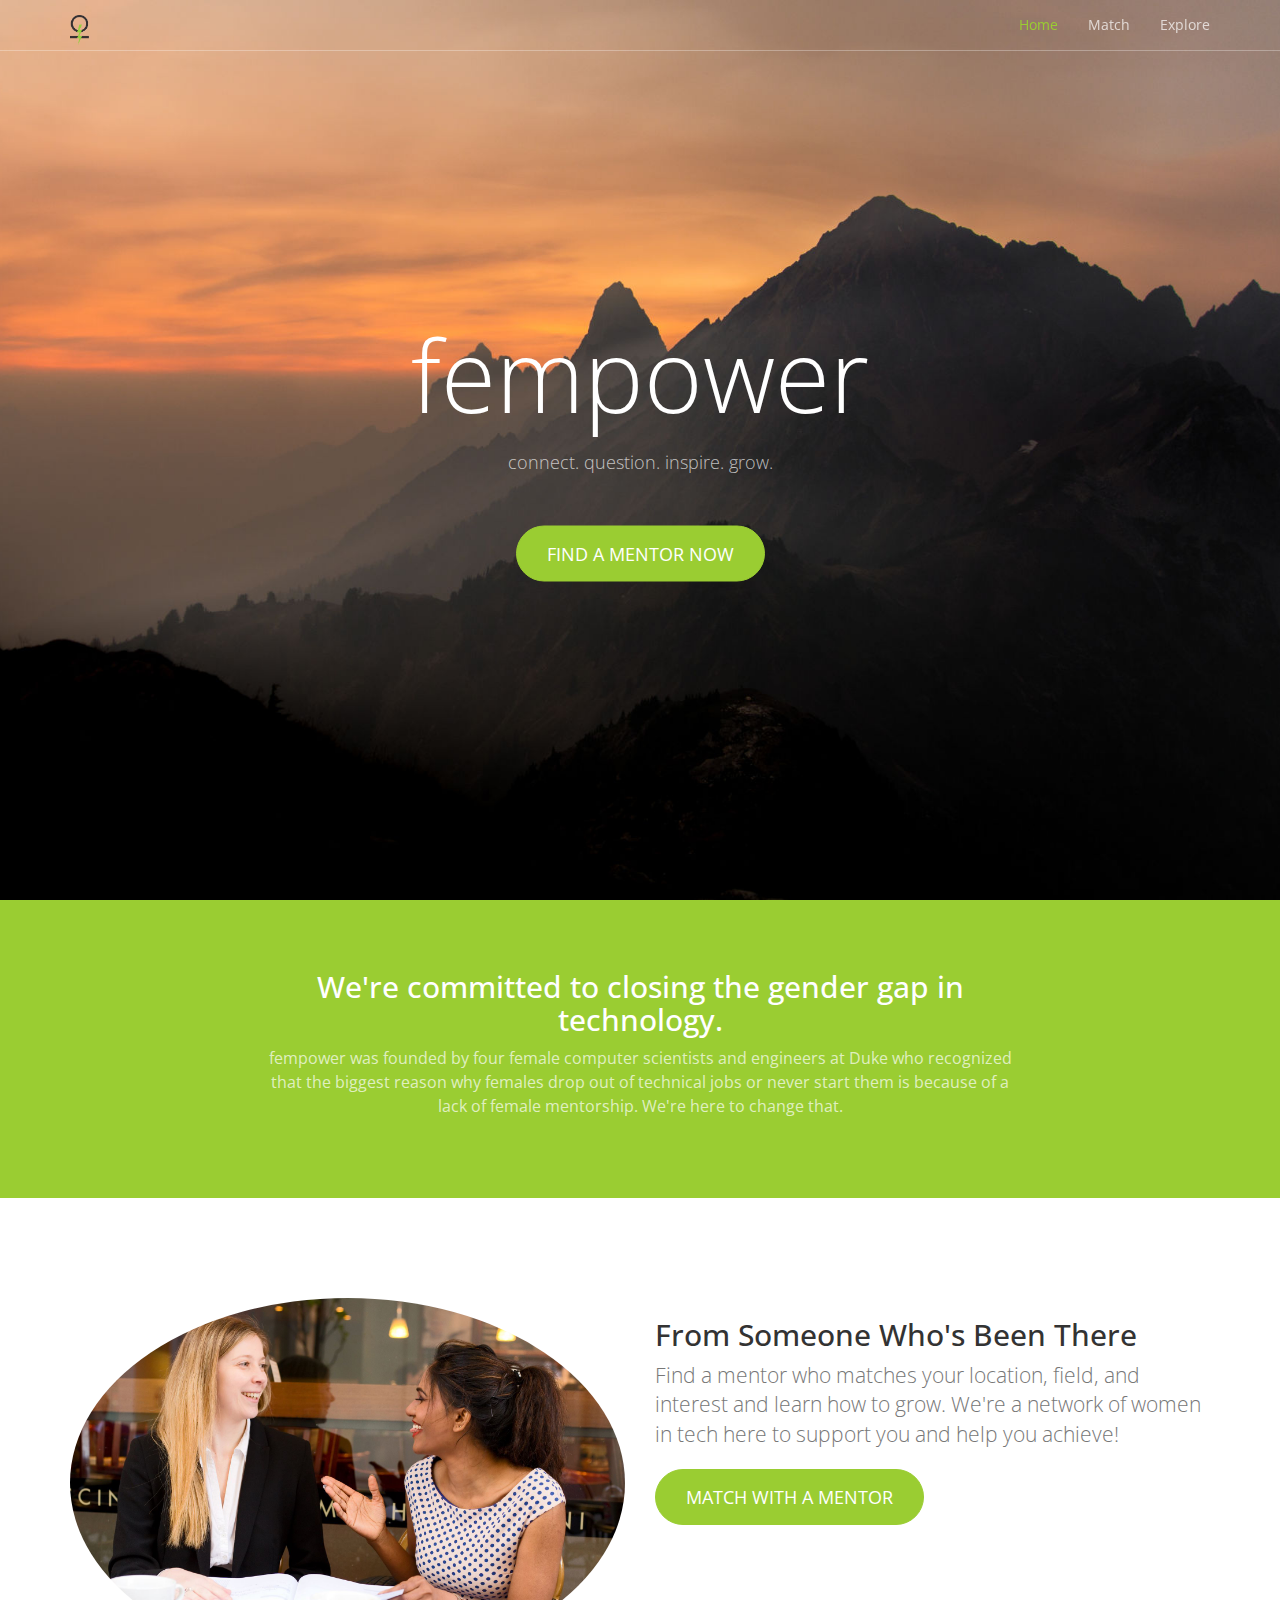
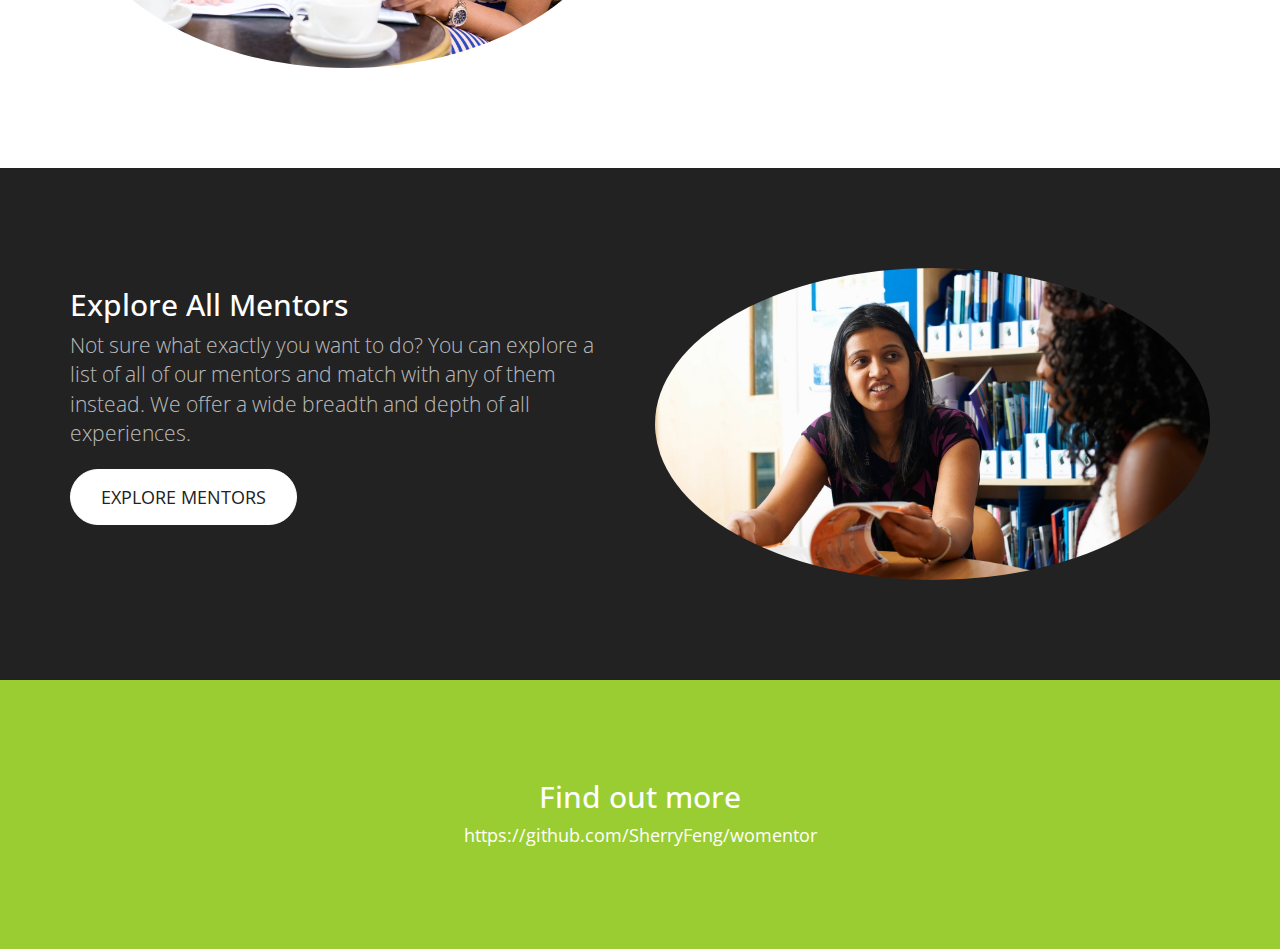
<file: index.html>
<!DOCTYPE html>
<html>
<head>

    <meta charset="utf-8">
    <meta http-equiv="X-UA-Compatible" content="IE=edge">
    <meta name="viewport" content="width=device-width, initial-scale=1">
    <!-- The above 3 meta tags *must* come first in the head; any other head content must come *after* these tags -->

    <title>womentor</title>

    <!-- Bootstrap Core CSS -->
    <link href="css/bootstrap.min.css" rel="stylesheet">

    <!-- Custom CSS: You can use this stylesheet to override any Bootstrap styles and/or apply your own styles -->
    <link href="css/custom.css" rel="stylesheet">

    <!-- HTML5 Shim and Respond.js IE8 support of HTML5 elements and media queries -->
    <!-- WARNING: Respond.js doesn't work if you view the page via file:// -->
    <!--[if lt IE 9]>
        <script src="https://oss.maxcdn.com/libs/html5shiv/3.7.0/html5shiv.js"></script>
        <script src="https://oss.maxcdn.com/libs/respond.js/1.4.2/respond.min.js"></script>
    <![endif]-->

    <!-- Custom Fonts from Google -->
    <link href='http://fonts.googleapis.com/css?family=Open+Sans:300italic,400italic,600italic,700italic,800italic,400,300,600,700,800' rel='stylesheet' type='text/css'>
    
</head>

<body>

    <!-- Navigation -->
    <nav id="siteNav" class="navbar navbar-default navbar-fixed-top" role="navigation">
        <div class="container">
            <!-- Logo and responsive toggle -->
            <div class="navbar-header">
                <button type="button" class="navbar-toggle" data-toggle="collapse" data-target="#navbar">
                    <span class="sr-only">Toggle navigation</span>
                    <span class="icon-bar"></span>
                    <span class="icon-bar"></span>
                    <span class="icon-bar"></span>
                </button>
                <a class="navbar-brand" href="#">
                	<!--<span class="glyphicon glyphicon-fire"></span>-->
                    <!--<div class="change-logo">
                        <span class="input-group-addon">
                            <span class="fempower"></span>
                            <img src="fempowerlogo.png">
                            <span class="text-upper-style">FEMPOWER</span>
                        </span>
                    </div> -->
                    <div class="imgPlaceholder">
                        <!--<div style="float:right">
                            FEMPOWER        
                        </div>-->
                    </div>
                <!--</a>-->
            </div>
            <!-- Navbar links -->
            <div class="collapse navbar-collapse" id="navbar">
                <ul class="nav navbar-nav navbar-right">
                    <li class="active">
                        <a href="#">Home</a>
                    </li>
                    <li>
                        <a href="findmentor.html">Match</a>
                    </li>
					<!--<li class="dropdown">
						<a href="#" class="dropdown-toggle" data-toggle="dropdown" role="button" aria-haspopup="true" aria-expanded="false">Services <span class="caret"></span></a>
						<ul class="dropdown-menu" aria-labelledby="about-us">
							<li><a href="#">Engage</a></li>
							<li><a href="#">Pontificate</a></li>
							<li><a href="#">Synergize</a></li>
						</ul>
					</li> -->
                    <li>
                        <a href="explorementor.html">Explore</a>
                    </li>
                </ul>
                
            </div><!-- /.navbar-collapse -->
        </div><!-- /.container -->
    </nav>

	<!-- Header -->
    <header>
        <div class="header-content">
            <div class="header-content-inner">
                <h1>fempower</h1>
                <p>connect. question. inspire. grow.</p>
                <a href="findmentor.html" class="btn btn-primary btn-lg">Find a Mentor Now</a>
            </div>
        </div>
    </header>

	<!-- Intro Section -->
    <section class="intro">
        <div class="container">
            <div class="row">
                <div class="col-lg-8 col-lg-offset-2">
                    <h2 class="section-heading">We're committed to closing the gender gap in technology.</h2>
                    <p class="text-light">fempower was founded by four female computer scientists and engineers at Duke who recognized that the biggest reason why females drop out of technical jobs or never start them is because of a lack of female mentorship. We're here to change that. </p>
                </div>
            </div>
        </div>
    </section>

	<!-- Content 1 -->
    <section class="content">
        <div class="container">
            <div class="row">
                <div class="col-sm-6">
                    <img class="img-responsive img-circle center-block" src="images/mentor-stock-photo.jpg" alt="">
                </div>
                <div class="col-sm-6">
                	<h2 class="section-header">From Someone Who's Been There</h2>
                	<p class="lead text-muted">Find a mentor who matches your location, field, and interest and learn how to grow. We're a network of women in tech here to support you and help you achieve! </p>
                	<a href="findmentor.html" class="btn btn-primary btn-lg">Match with a Mentor</a>
                </div>                
                
            </div>
        </div>
    </section>

	<!-- Content 2 -->
     <section class="content content-2">
        <div class="container">
            <div class="row">
                <div class="col-sm-6">
                	<h2 class="section-header">Explore All Mentors</h2>
                	<p class="lead text-light">Not sure what exactly you want to do? You can explore a list of all of our mentors and match with any of them instead. We offer a wide breadth and depth of all experiences.</p>
                	<a href="explorementor.html" class="btn btn-default btn-lg">Explore Mentors</a>
                </div>    
                <div class="col-sm-6">
                    <img class="img-responsive img-circle center-block" src="images/mentor-stock-photo2.jpg" alt="">
                </div>            
                
            </div>
        </div>
    </section>   

    <!-- Promos
    <div class="container-fluid">
        <div class="row promo">
        	<a href="#">
				<div class="col-md-4 promo-item item-1">
					<h3>
						Unleash
					</h3>
				</div>
            </a>
            <a href="#">
				<div class="col-md-4 promo-item item-2">
					<h3>
						Synergize
					</h3>
				</div>
            </a>
			
			<a href="#">
				<div class="col-md-4 promo-item item-3">
					<h3>
						Procrastinate
					</h3>
				</div>
            </a>
        </div>
    </div></.container-fluid-->

	<!-- Content 3 
     <section class="content content-3">
        <div class="container">
			<h2 class="section-header"><span class="glyphicon glyphicon-pushpin text-primary"></span><br> Sanity Check</h2>
			<p class="lead text-muted">Holisticly predominate extensible testing procedures for reliable supply chains. Dynamically innovate resource-leveling customer service for state of the art customer service.</p> 
                    <a href="#" class="btn btn-primary btn-lg">Check Now</a>               
            </div>
        </div>
    </section>-->
    
	<!-- Footer -->
    <footer class="page-footer">
    
    	<!-- Contact Us -->
        <div class="contact">
        	<div class="container">
				<h2 class="section-heading">Find out more</h2>
				<a class="github" href="https://github.com/SherryFeng/womentor" style="font-size:18px; 
                color: white;">https://github.com/SherryFeng/womentor</a>
        	</div>
        </div>
        	
        
    </footer>

    <!-- jQuery -->
    <script src="js/jquery-1.11.3.min.js"></script>

    <!-- Bootstrap Core JavaScript -->
    <script src="js/bootstrap.min.js"></script>

    <!-- Plugin JavaScript -->
    <script src="js/jquery.easing.min.js"></script>
    
    <!-- Custom Javascript -->
    <script src="js/custom.js"></script>

</body>

</html>
</file>
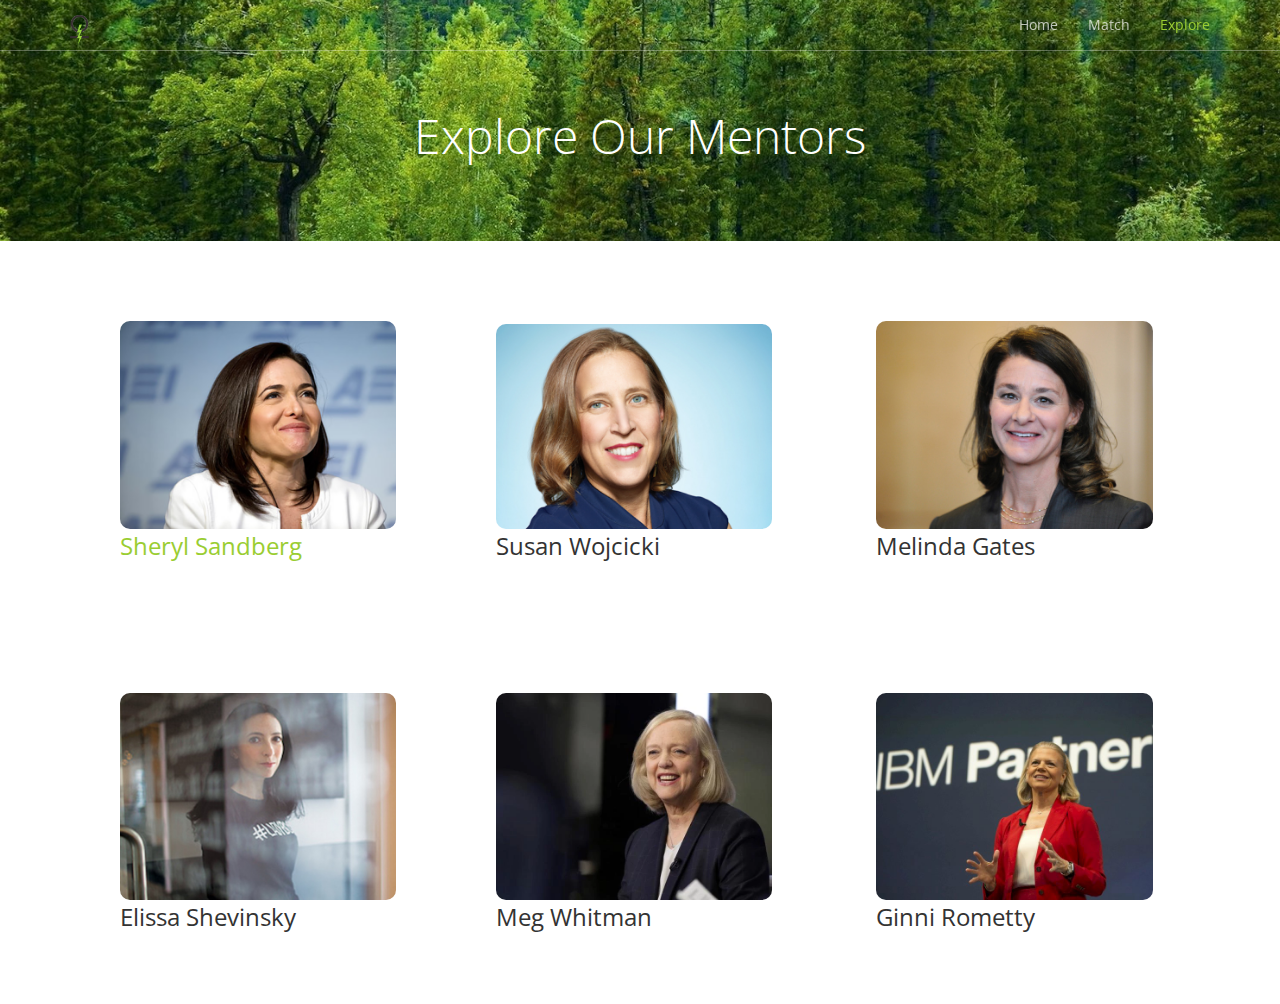
<file: explorementor.html>
<!DOCTYPE html>
<head>

    <meta charset="utf-8">
    <meta http-equiv="X-UA-Compatible" content="IE=edge">
    <meta name="viewport" content="width=device-width, initial-scale=1">


    <title>womentor find a mentor</title>

    <!-- Bootstrap Core CSS -->
    <link href="css/bootstrap.min.css" rel="stylesheet">

    <!-- Custom CSS: You can use this stylesheet to override any Bootstrap styles and/or apply your own styles -->
    <link href="css/custom.css" rel="stylesheet">

    <!-- Custom Fonts from Google -->
    <link href='http://fonts.googleapis.com/css?family=Open+Sans:300italic,400italic,600italic,700italic,800italic,400,300,600,700,800' rel='stylesheet' type='text/css'>
    
</head>

<body>
    <!--navigation bar-->
      <nav id="siteNav" class="navbar navbar-default navbar-fixed-top" role="navigation">
        <div class="container">
            <!-- Logo and responsive toggle -->
            <div class="navbar-header">
                <button type="button" class="navbar-toggle" data-toggle="collapse" data-target="#navbar">
                    <span class="sr-only">Toggle navigation</span>
                    <span class="icon-bar"></span>
                    <span class="icon-bar"></span>
                    <span class="icon-bar"></span>
                </button>
                <a class="navbar-brand" href="#">
                    <div class="imgPlaceholder"></div>
                </a>
            </div>
            <!-- Navbar links -->
            <div class="collapse navbar-collapse" id="navbar">
                <ul class="nav navbar-nav navbar-right">
                    <li>
                        <a href="index.html">Home</a>
                    </li>
                    <li>
                        <a href="findmentor.html">Match</a>
                    </li>
                    <!--<li class="dropdown">
                        <a href="#" class="dropdown-toggle" data-toggle="dropdown" role="button" aria-haspopup="true" aria-expanded="false">Services <span class="caret"></span></a>
                        <ul class="dropdown-menu" aria-labelledby="about-us">
                            <li><a href="#">Engage</a></li>
                            <li><a href="#">Pontificate</a></li>
                            <li><a href="#">Synergize</a></li>
                        </ul>
                    </li> -->
                    <li class="active">
                        <a href="explorementor.html">Explore</a>
                    </li>
                </ul>
                
            </div><!-- /.navbar-collapse -->
        </div><!-- /.container -->
    </nav>


    <div class="explore-h1"> 
	   <font size="13"<h1>Explore Our Mentors</h1></font>
    </div>

    <div class="mentor-list">
        <div class="first">
            <img class="resize" src="images/Sheryl-Sandberg.png" alt="Sheryl-Sandberg">
            <a href="profile.html"><font size="5.5">Sheryl Sandberg</font></a>
        </div>
        <div class="second">
            <img class="resize" src="images/Susan-Wojcicki.jpg" alt="Susan-Wojcicki">
            <font size="5.5">Susan Wojcicki</font>
        </div>
        <div class="third">
            <img class="resize" src="images/Melinda-Gates.jpg" alt="Melinda-Gates">
            <font size="5.5">Melinda Gates</font>
        </div>
    </div>

    <div class="mentor-list">
        <div class="first">
            <img class="resize" src="images/Elissa-Shevinsky.jpg" alt="Elissa-Shevinsky">
            <font size="5.5">Elissa Shevinsky</font>
        </div>
        <div class="second">
            <img class="resize" src="images/Meg-Whitman.jpg" alt="Meg-Whitman">
            <font size="5.5">Meg Whitman</font>
        </div>
        <div class="third">
            <img class="resize" src="images/Ginni-Rometty.jpg" alt="Ginni-Rometty">
            <font size="5.5">Ginni Rometty</font>
        </div>
    </div>

    <!--<div class="mentor-list">
        <div class="first">
            <img class="resize" src="imges/Elissa-Shevinsky.jpg" alt="Elissa-Shevinsky">
            <font size="5.5">Elissa Shevinsky</font>
        </div>
    </div>-->

    <!--<div class="mentor-list">
        <img class="resize" src="https://pmcvariety.files.wordpress.com/2015/10/susan-wojcicki-power-of-women-youtube.jpg?w=700&h=393&crop=1" alt="Susan-Wojcicki" class="img-rounded">
        <p>Susan Wojcicki</p>
    </div> -->

</body>

</html>
</file>
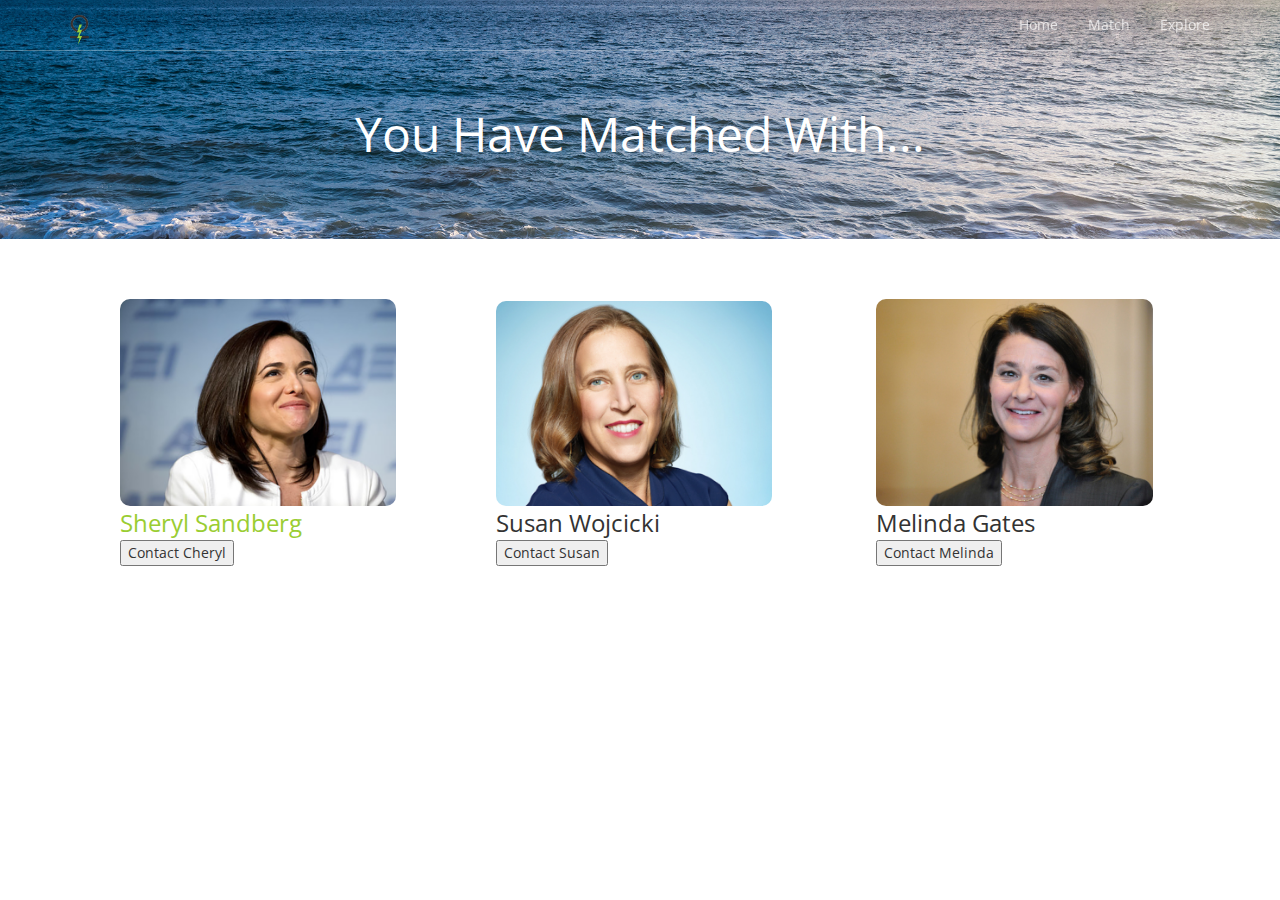
<file: matches.html>
<!DOCTYPE html>
<head>

    <meta charset="utf-8">
    <meta http-equiv="X-UA-Compatible" content="IE=edge">
    <meta name="viewport" content="width=device-width, initial-scale=1">


    <title>womentor find a mentor</title>

    <!-- Bootstrap Core CSS -->
    <link href="css/bootstrap.min.css" rel="stylesheet">

    <!-- Custom CSS: You can use this stylesheet to override any Bootstrap styles and/or apply your own styles -->
    <link href="css/custom.css" rel="stylesheet">

    <!-- HTML5 Shim and Respond.js IE8 support of HTML5 elements and media queries -->
    <!-- WARNING: Respond.js doesn't work if you view the page via file:// -->
    <!--[if lt IE 9]>
        <script src="https://oss.maxcdn.com/libs/html5shiv/3.7.0/html5shiv.js"></script>
        <script src="https://oss.maxcdn.com/libs/respond.js/1.4.2/respond.min.js"></script>
    <![endif]-->

    <!-- Custom Fonts from Google -->
    <link href='http://fonts.googleapis.com/css?family=Open+Sans:300italic,400italic,600italic,700italic,800italic,400,300,600,700,800' rel='stylesheet' type='text/css'>
    
</head>

<body>
    <!--navigation bar-->
      <nav id="siteNav" class="navbar navbar-default navbar-fixed-top" role="navigation">
        <div class="container">
            <!-- Logo and responsive toggle -->
            <div class="navbar-header">
                <button type="button" class="navbar-toggle" data-toggle="collapse" data-target="#navbar">
                    <span class="sr-only">Toggle navigation</span>
                    <span class="icon-bar"></span>
                    <span class="icon-bar"></span>
                    <span class="icon-bar"></span>
                </button>
                <a class="navbar-brand" href="#">
                    <div class="imgPlaceholder"></div>
                </a>
            </div>
            <!-- Navbar links -->
            <div class="collapse navbar-collapse" id="navbar">
                <ul class="nav navbar-nav navbar-right">
                    <li>
                        <a href="index.html">Home</a>
                    </li>
                    <li>
                        <a href="findmentor.html">Match</a>
                    </li>
                    <!--<li class="dropdown">
                        <a href="#" class="dropdown-toggle" data-toggle="dropdown" role="button" aria-haspopup="true" aria-expanded="false">Services <span class="caret"></span></a>
                        <ul class="dropdown-menu" aria-labelledby="about-us">
                            <li><a href="#">Engage</a></li>
                            <li><a href="#">Pontificate</a></li>
                            <li><a href="#">Synergize</a></li>
                        </ul>
                    </li> -->
                    <li>
                        <a href="explorementor.html">Explore</a>
                    </li>
                </ul>
                
            </div><!-- /.navbar-collapse -->
        </div><!-- /.container -->
    </nav>

<div class="explore-h3"> 
       <font size="13"<h1>You Have Matched With...</h1></font>
</div>

<div class="mentor-list">
    <div class="first">
        <img class="resize" src="images/Sheryl-Sandberg.png" alt="Sheryl-Sandberg">
        <a href="profile.html"><font size="5.5">Sheryl Sandberg</font></a>
        <button type="button">Contact Cheryl</button>
    </div>
    <div class="second">
        <img class="resize" src="images/Susan-Wojcicki.jpg" alt="Susan-Wojcicki">
        <font size="5.5">Susan Wojcicki</font><br>
        <button type="button">Contact Susan</button>
    </div>
    <div class="third">
        <img class="resize" src="images/Melinda-Gates.jpg" alt="Melinda-Gates">
        <font size="5.5">Melinda Gates</font><br>
        <button type="button">Contact Melinda</button>
    </div>
</div>

<!---<div class="mentor-list">
	<div class="first">
		<button type="button">Contact Cheryl!</button>
	</div>
</div>-->

</body>
</html>
</file>
<file: css/custom.css>
html,
body {
    width: 100%;
    height: 100%;
    font-family: 'Open Sans','Helvetica Neue',Arial,sans-serif;
}

a {
    color: yellowgreen;
    -webkit-transition: all .35s;
    -moz-transition: all .35s;
    transition: all .35s;
}

a:hover,
a:focus {
    color: forestgreen;
}

p {
    font-size: 16px;
    line-height: 1.5;
}

header {
    position: relative;
    width: 100%;
    min-height: auto;
    text-align: center;
    color: #fff;
    background-image: url('../images/header.jpg');
    background-position: center;
    -webkit-background-size: cover;
    -moz-background-size: cover;
    background-size: cover;
    -o-background-size: cover;
}

/*    position:relative;
    width: 100%;
    min-height: auto;
    text-align: center;
    color: #fff;
    /*background-size: 25%;
    background-image: url('../images/headersmall.jpg');
    background-position: center;
    -webkit-background-size: cover;
    -moz-background-size: cover;
    background-size: cover;
    -o-background-size: cover;
}*/

header .header-content {
    position: relative;
    width: 100%;
    padding: 100px 15px 70px;
    text-align: center;
}

header .header-content-explore{
    position: relative;
    width: 100%;
    padding: 100px 15px 70px;
    text-align: center;
    background-image: url('../images/headersmall.jpg');
    background-position: center;
    -webkit-background-size: cover;
    -moz-background-size: cover;
    background-size: cover;
    -o-background-size: cover;

}
header .header-content-explore .hce-inner h1{ 
    margin-top: 0;
    margin-bottom: 20px;
    font-size: 50px;
    font-weight: 300;

}
header .header-content .header-content-inner h1 {
    margin-top: 0;
    margin-bottom: 20px;
    font-size: 50px;
    font-weight: 300;
}

header .header-content .header-content-inner p {
    margin-bottom: 50px;
    font-size: 16px;
    font-weight: 300;
    color: rgba(255,255,255,.7);
}

form {
    color: black;
    position: relative;
    width: 100%;
    /*min-height: auto;
    /*text-align: center;*/
    margin-left: 200px;
    font-size: 150%;
    padding: 50px;
}

.form label {
    float: left;
    width: 20%;
}

.form input {
    display: inline-block;
    width: 50%;
}

@media(min-width:768px) {
    header {
        min-height: 100%;
    }

    header .header-content {
        position: absolute;
        top: 50%;
        padding: 0 50px;
        -webkit-transform: translateY(-50%);
        -ms-transform: translateY(-50%);
        transform: translateY(-50%);
    }

    header .header-content .header-content-inner {
        margin-right: auto;
        margin-left: auto;
        max-width: 1000px;
    }

	header .header-content .header-content-inner h1 {
    	font-size: 100px;
		}

    header .header-content .header-content-inner p {
        margin-right: auto;
        margin-left: auto;
        max-width: 80%;
        font-size: 18px;
    }
}

/*.change-logo .input-group-addon{
    position:relative;
}

.change-logo .fempower{
    position: absolute;
    top: auto;
    bottom: 0;
    left: 5px;
    height: 80%;
    width: auto;
   /*overflow:hidden;
}

.change-logo .fempower:before{
    content:'';
    display: block;
    width: 20px;
    height: 100%;
    background: url('../images/fempowerlogo.png');
    background-size: auto 100%;
}

.change-logo .text-upper-style{
    position: relative;
    margin-left: 20px;
}*/

.imgPlaceholder{
    background: url('../images/fempowerlogo.png') no-repeat 0 0 scroll;
    /*background-color:#0C0C0C;*/
    background-size: 100% 100%;
    height:30px;
    width:30px;
    /*float:right*/
    
}

.imgPlaceholder picture{
    float:left;
    width: 10%
}

.imgPlaceholder text{
    /*display:inline-block;*/
    width: 50%;
    /*margin-left: 200px;*/
    float: left;
}

/*.imgPlaceholder2{
    padding: 10px;
}

.imgPlaceholder2 picture{
    float:left;
    width:50%;
}

.imgPlaceholder2 text{
    width 50%
    float:right;
}*/


.explore-h1{
    min-height: auto;
    color: #fff;
    position: relative;
    width: 100%;
    padding: 100px 15px 70px;
    text-align: center;
    margin-top: 0;
    margin-bottom: 20px;
    font-size: 50px;
    font-weight: 300;
    background-image: url('../images/forest.jpg');
    background-position: center;
    -webkit-background-size: cover;
    -moz-background-size: cover;
    background-size: cover;
    -o-background-size: cover;
}

.explore-h2{
    min-height: auto;
    color: #fff;
    position: relative;
    width: 100%;
    position: relative;
    width: 100%;
    padding: 100px 15px 70px;
    text-align: center;
    background-color: rgb(149,208,62);
    background-image: url('../images/tech.jpg');
    background-position: center;
    -webkit-background-size: cover;
    -moz-background-size: cover;
    background-size: cover;
    -o-background-size: cover;
}

.explore-h3{
    min-height: auto;
    color: #fff;
    position: relative;
    width: 100%;
    position: relative;
    width: 100%;
    padding: 100px 15px 70px;
    text-align: center;
    background-color: rgb(55,49,49);   
    color: #fff;
    background-image: url('../images/sea.jpg');
    background-position: center;
    -webkit-background-size: cover;
    -moz-background-size: cover;
    background-size: cover;
    -o-background-size: cover;
}

.find-h1{
    min-height: auto;
    color: #fff;
    position: relative;
    width: 100%;
    padding: 100px 15px 70px;
    text-align: center;
    margin-top: 0;
    margin-bottom: 20px;
    font-size: 50px;
    font-weight: 300;
    background-image: url('../images/starrysky.jpg');
    background-position: center;
    -webkit-background-size: cover;
    -moz-background-size: cover;
    background-size: cover;
    -o-background-size: cover;
}
.mentor-list{
    padding: 10px 70px 70px;
}

.mentor-list .first{
    float:left;
    width: 33%;
    padding: 50px 50px 0px;
}

.mentor-list .second{
    display: inline-block;
    width: 33%;
    padding: 50px 50px 0px;
}

.mentor-list .third{
    display:inline-block;
    width: 33%;
    padding: 50px 50px 0px;
}

img.resize{
  max-width:100%;
  max-height:100%;
  border-radius: 10px;
}

.profile-edit{
    padding: 10px 70px 70px;    
}

.profile-edit .picture{
    float:left;
    width: 50%;
    padding: 50px;
}

.profile-edit .bio{
    display:inline-block;
    padding: 50px;
    width: 50%;
}

.section-heading {
    margin-top: 0;
    margin-bottom: 10px;
}


.intro {
	color: #fff;
    background-color: yellowgreen;
    padding: 70px 0;
    text-align: center;
}

.content {
    padding: 100px 0;
}

.content-2 {
	color: #fff;
    background-color: #222;
}

.content-3 {
	padding: 20px 0 40px;
	text-align: center;
}

.promo,
.promo h3,
.promo a:link,
.promo a:visited,
.promo a:hover,
.promo a:active {
    color: white;
	text-shadow: 0px 0px 40px black;
    text-decoration: none;
}

.promo-item {
    height: 200px;
    line-height: 180px;
    text-align: center;
}

.promo-item:hover {
    background-size: 110%; 
    border: 10px solid rgba(255,255,255,0.3);
    line-height: 160px;
}

.promo-item h3 {
    font-size: 40px;
    display: inline-block;
    vertical-align: middle;
}

.item-1 {
	background: url('../images/writing.jpg');
	}
	
.item-2 {
	background: url('../images/concert.jpg');
	}
	
.item-3 {
	background: url('../images/pencil_sharpener.jpg');
	}
		
.item-1,
.item-2,
.item-3 {
	background-size: cover;
	background-position: 50% 50%;
	}

.page-footer {
	text-align: center;
	}

.page-footer .contact {
	padding: 100px 0;
	background-color: yellowgreen;
	color: #fff;
	}

.page-footer .contact p {
	font-size: 22px;
	font-weight: 300;
	}
	
.content-3 .glyphicon,	
.page-footer .contact .glyphicon {
	font-size: 32px;
	font-weight: 700;
	}
		
.page-footer .small-print {
	padding: 50px 0 40px;
	font-weight: 300;
	}

.text-light {
    color: rgba(255,255,255,.7);
}

.navbar-default {
    border-color: rgba(34,34,34,.05);
    background-color: #fff;
    -webkit-transition: all .35s;
    -moz-transition: all .35s;
    transition: all .35s;
}

.navbar-default .navbar-header .navbar-brand {
    color: yellowgreen;
}

.navbar-default .navbar-header .navbar-brand:hover,
.navbar-default .navbar-header .navbar-brand:focus {
    color: #eb3812;
}

.navbar-default .nav > li>a,
.navbar-default .nav>li>a:focus {
    color: #222;
}

.navbar-default .nav > li>a:hover,
.navbar-default .nav>li>a:focus:hover {
    color: yellowgreen;
}

.navbar-default .nav > li.active>a,
.navbar-default .nav>li.active>a:focus {
    color: yellowgreen!important;
    background-color: transparent;
}

.navbar-default .nav > li.active>a:hover,
.navbar-default .nav>li.active>a:focus:hover {
    background-color: transparent;
}

@media(min-width:768px) {
    .navbar-default {
        border-color: rgba(255,255,255,.3);
        background-color: transparent;
    }

    .navbar-default .navbar-header .navbar-brand {
        color: rgba(255,255,255,.7);
        letter-spacing: 0.5em;
    }

    .navbar-default .navbar-header .navbar-brand:hover,
    .navbar-default .navbar-header .navbar-brand:focus {
        color: #fff;
    }

    .navbar-default .nav > li>a,
    .navbar-default .nav>li>a:focus {
        color: rgba(255,255,255,.7);
    }

    .navbar-default .nav > li>a:hover,
    .navbar-default .nav>li>a:focus:hover {
        color: #fff;
    }

    .navbar-default.affix {
        border-color: #fff;
        background-color: #fff;
        box-shadow: 0px 7px 20px 0px rgba(0,0,0,0.1);
    }

    .navbar-default.affix .navbar-header .navbar-brand {
        letter-spacing: 0;
        color: yellowgreen;
    }

    .navbar-default.affix .navbar-header .navbar-brand:hover,
    .navbar-default.affix .navbar-header .navbar-brand:focus {
        color: #eb3812;
    }

    .navbar-default.affix .nav > li>a,
    .navbar-default.affix .nav>li>a:focus {
        color: #222;
    }

    .navbar-default.affix .nav > li>a:hover,
    .navbar-default.affix .nav>li>a:focus:hover {
        color: yellowgreen;
    }
}

.btn-default {
    border-color: #fff;
    color: #222;
    background-color: #fff;
    -webkit-transition: all .35s;
    -moz-transition: all .35s;
    transition: all .35s;
}

.btn-default:hover,
.btn-default:focus,
.btn-default.focus,
.btn-default:active,
.btn-default.active,
.open > .dropdown-toggle.btn-default {
    border-color: #eee;
    color: #222;
    background-color: #eee;
}

.btn-default:active,
.btn-default.active,
.open > .dropdown-toggle.btn-default {
    background-image: none;
}

.btn-default.disabled,
.btn-default[disabled],
fieldset[disabled] .btn-default,
.btn-default.disabled:hover,
.btn-default[disabled]:hover,
fieldset[disabled] .btn-default:hover,
.btn-default.disabled:focus,
.btn-default[disabled]:focus,
fieldset[disabled] .btn-default:focus,
.btn-default.disabled.focus,
.btn-default[disabled].focus,
fieldset[disabled] .btn-default.focus,
.btn-default.disabled:active,
.btn-default[disabled]:active,
fieldset[disabled] .btn-default:active,
.btn-default.disabled.active,
.btn-default[disabled].active,
fieldset[disabled] .btn-default.active {
    border-color: #fff;
    background-color: #fff;
}

.btn-default .badge {
    color: #fff;
    background-color: #222;
}

.btn-primary {
    border-color: yellowgreen;
    color: #fff;
    background-color: yellowgreen;
    -webkit-transition: all .35s;
    -moz-transition: all .35s;
    transition: all .35s;
}

.btn-primary:hover,
.btn-primary:focus,
.btn-primary.focus,
.btn-primary:active,
.btn-primary.active,
.open > .dropdown-toggle.btn-primary {
    border-color: limegreen;
    color: #fff;
    background-color: limegreen;
}

.btn-primary:active,
.btn-primary.active,
.open > .dropdown-toggle.btn-primary {
    background-image: none;
}

.btn-primary.disabled,
.btn-primary[disabled],
fieldset[disabled] .btn-primary,
.btn-primary.disabled:hover,
.btn-primary[disabled]:hover,
fieldset[disabled] .btn-primary:hover,
.btn-primary.disabled:focus,
.btn-primary[disabled]:focus,
fieldset[disabled] .btn-primary:focus,
.btn-primary.disabled.focus,
.btn-primary[disabled].focus,
fieldset[disabled] .btn-primary.focus,
.btn-primary.disabled:active,
.btn-primary[disabled]:active,
fieldset[disabled] .btn-primary:active,
.btn-primary.disabled.active,
.btn-primary[disabled].active,
fieldset[disabled] .btn-primary.active {
    border-color: yellowgreen;
    background-color: yellowgreen;
}

.btn-primary .badge {
    color: yellowgreen;
    background-color: #fff;
}


.btn {
    border-radius: 300px;
    text-transform: uppercase;
}

.btn-lg {
    padding: 15px 30px;
}

::-moz-selection {
    text-shadow: none;
    color: #fff;
    background: #222;
}

::selection {
    text-shadow: none;
    color: #fff;
    background: #222;
}

img::selection {
    color: #fff;
    background: 0 0;
}

img::-moz-selection {
    color: #fff;
    background: 0 0;
}

.text-primary {
    color: yellowgreen;
}

.bg-primary {
    background-color: yellowgreen;
}
</file>
